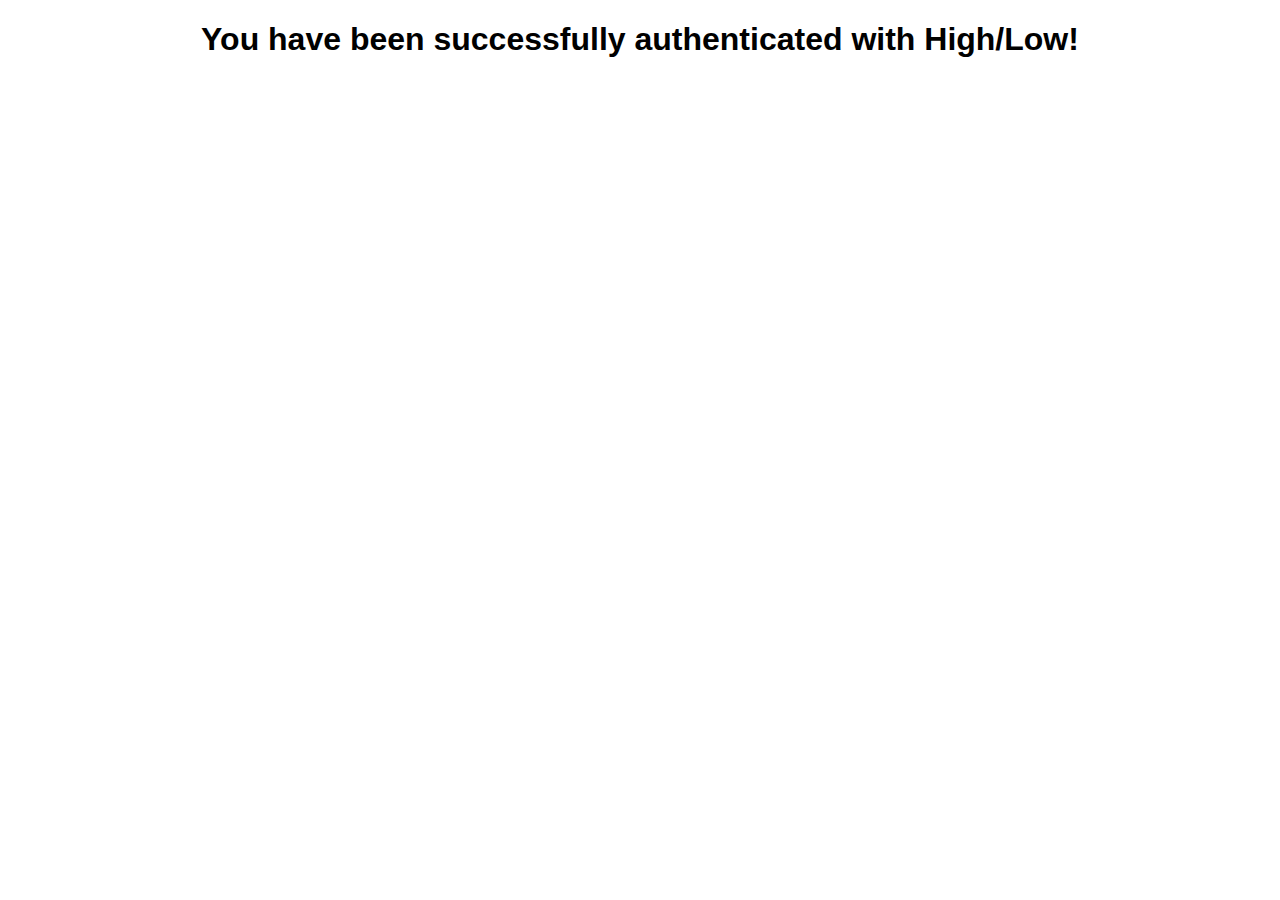
<file: authenticated/index.html>
<!DOCTYPE html>
<html>
    <head>
        <meta charset='utf-8'>
        <title>Success!</title>
        <style>
        body {
            text-align: center;
            font-family: sans-serif;
        }
        </style>
    </head>
    <body>
        <h1>You have been successfully authenticated with High/Low!</h1>
    </body>
</html>
</file>
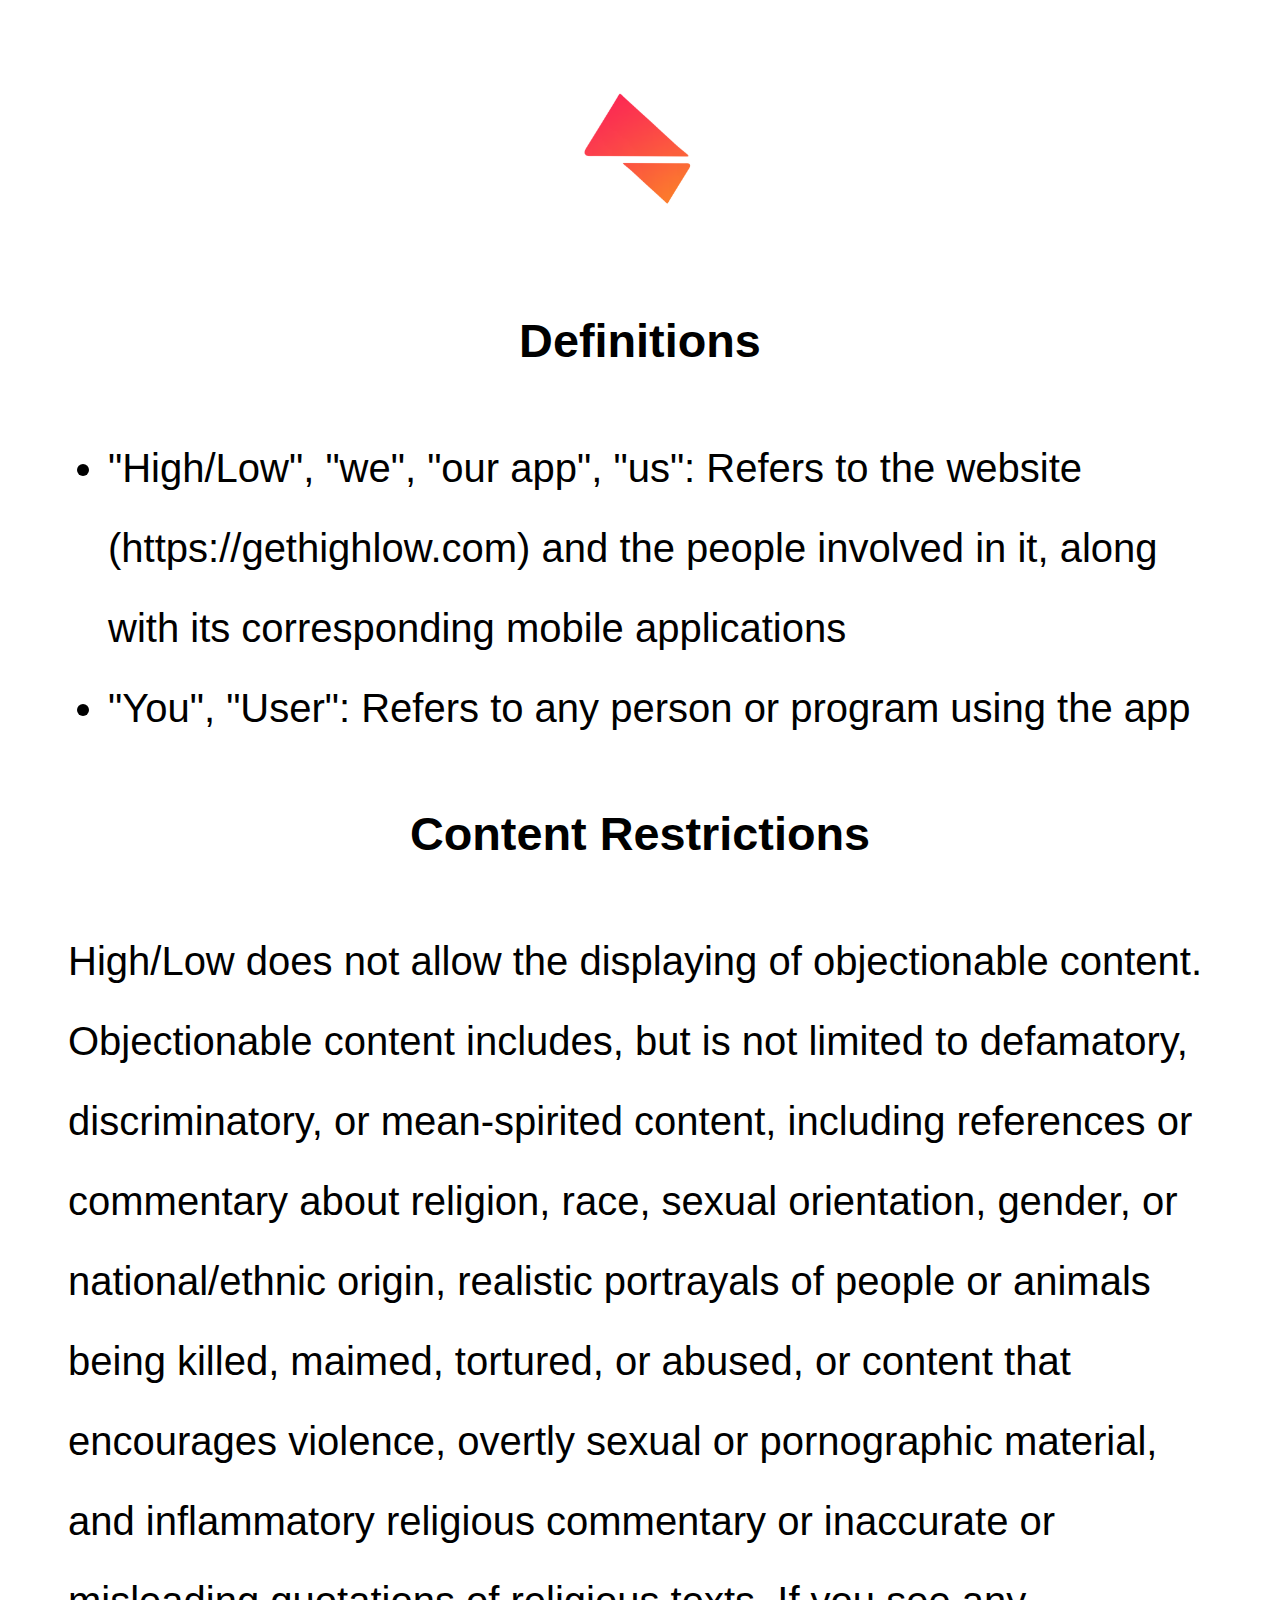
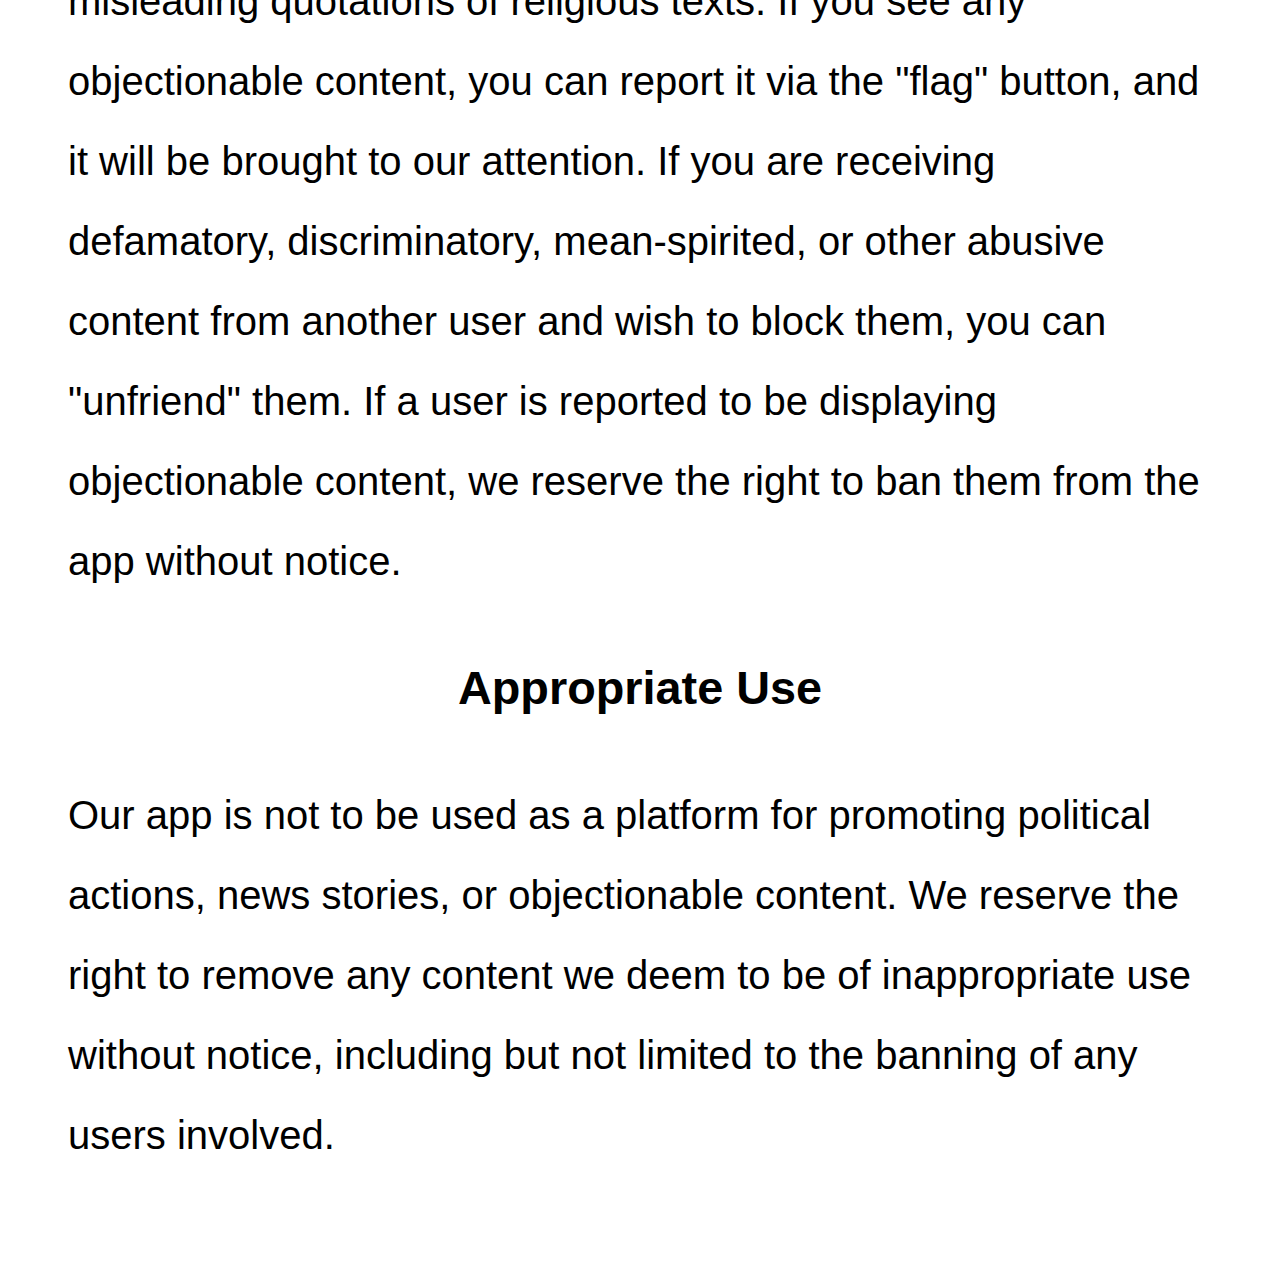
<file: eula/index.html>
<!DOCTYPE html>
<html>
    <head>
        <meta charset='utf-8'>
        <title>EULA</title>
        <style>
            body {
                text-align: center;
                font-family: sans-serif;
                font-size: 40px;
                line-height: 80px;
                padding: 1.5em;
            }
            p {
                text-align: left;
            }

            img {
                width: 4em;
            }
            #container {
                width: 100%;
            }


            b, code, a {
                color: #FB2A57;
            }

            a {
                text-decoration: underline;
            }

            ul {
              text-align: left;
            }

        </style>
    </head>
    <body>
        <div id="container">
            <img src="../assets/Logo-light.png">
            <div id="article">
                <h3>Definitions</h3>
                <p>
                  <ul>
                    <li>"High/Low", "we", "our app", "us": Refers to the website (https://gethighlow.com) and the people involved in it, along with its corresponding mobile applications</li>
                    <li>"You", "User": Refers to any person or program using the app</li>
                  </ul>
                </p>
                <h3>Content Restrictions</h3>
                <p>
                    High/Low does not allow the displaying of objectionable content.
                    Objectionable content includes, but is not limited to defamatory, discriminatory, or mean-spirited content, including references or commentary about religion, race, sexual orientation, gender, or national/ethnic origin, realistic portrayals of people or animals being killed, maimed, tortured, or abused, or content that encourages violence, overtly sexual or pornographic material, and inflammatory religious commentary or inaccurate or misleading quotations of religious texts.

                    If you see any objectionable content, you can report it via the "flag" button, and it will be brought to our attention.

                    If you are receiving defamatory, discriminatory, mean-spirited, or other abusive content from another user and wish to block them, you can "unfriend" them.

                    If a user is reported to be displaying objectionable content, we reserve the right to ban them from the app without notice.
                </p>
                <h3>Appropriate Use</h3>
                <p>
                    Our app is not to be used as a platform for promoting political actions, news stories, or objectionable content.

                    We reserve the right to remove any content we deem to be of inappropriate use without notice, including but not limited to the banning of any users involved.
                </p>
            </div>
        </div>
    </body>
</html>
</file>
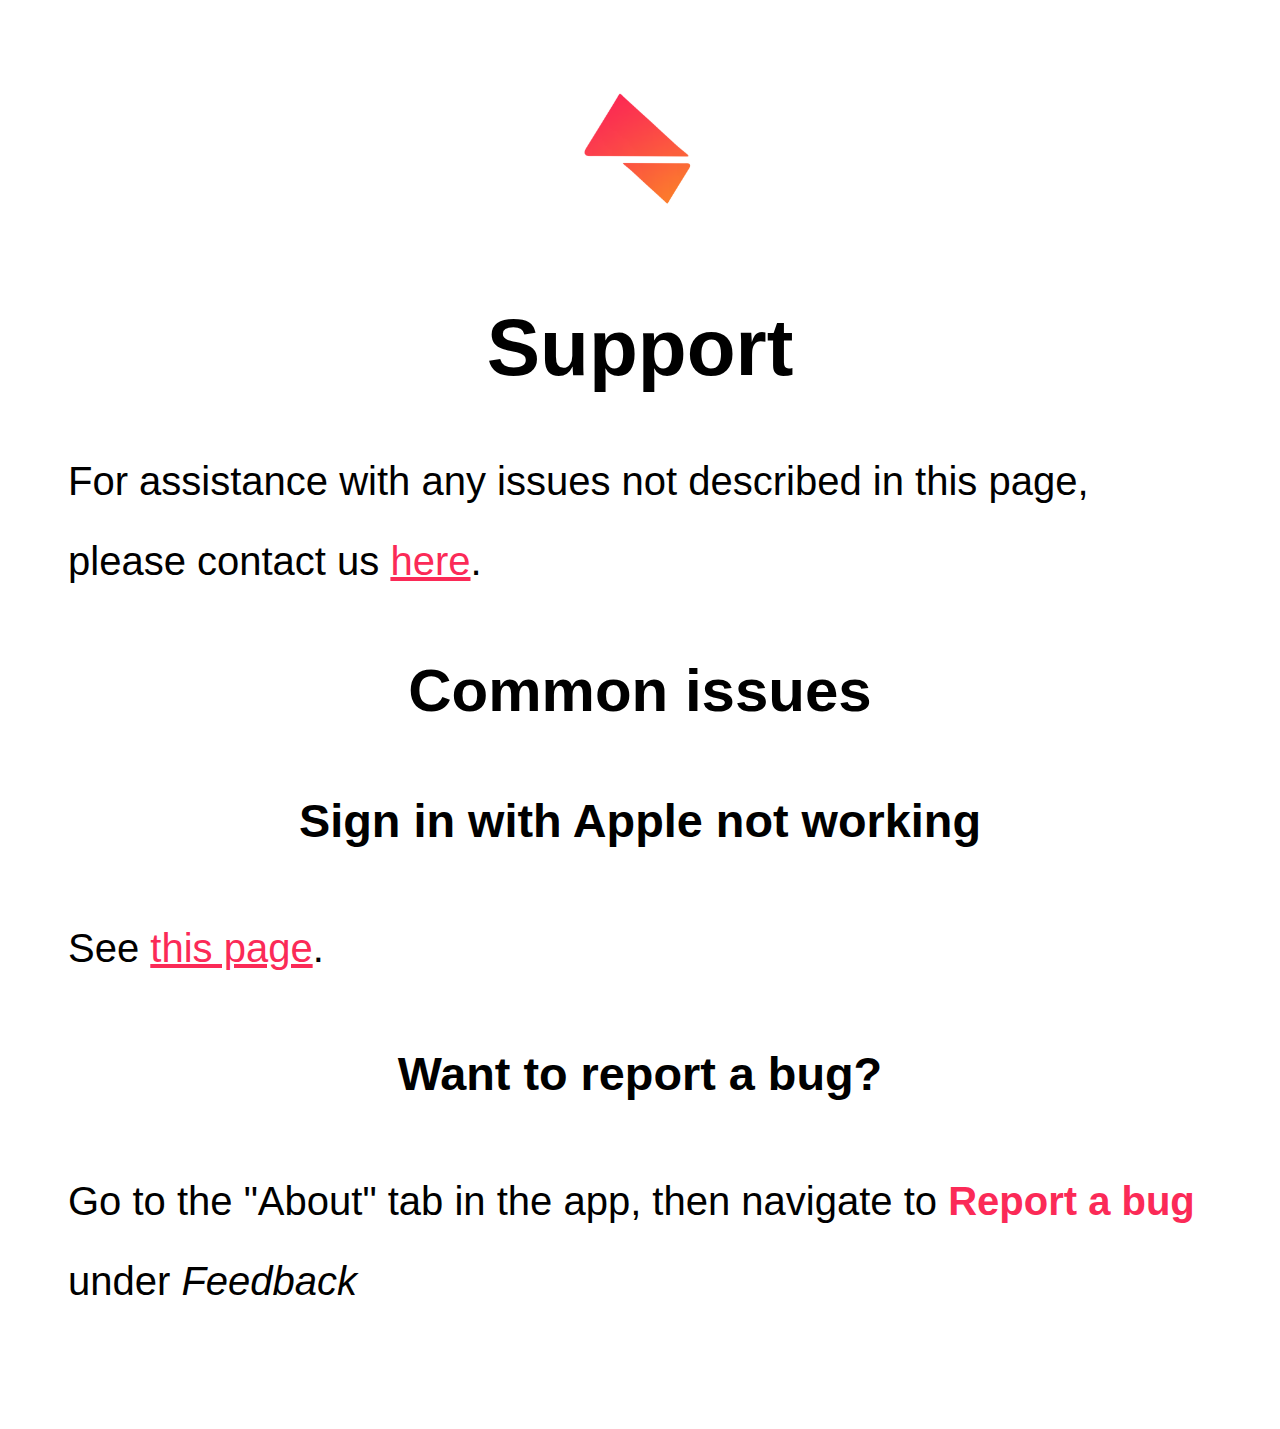
<file: help/index.html>
<!DOCTYPE html>
<html>
    <head>
        <meta charset='utf-8'>
        <meta name="apple-itunes-app" content="app-id=1495271870">
        <title>Support</title>
        <style>
            body {
                text-align: center;
                font-family: sans-serif;
                font-size: 40px;
                line-height: 80px;
                padding: 1.5em;
            }
            p {
                text-align: left;
            }

            img {
                width: 4em;
            }
            #container {
                width: 100%;
            }


            b, code, a {
                color: #FB2A57;
            }

            a {
                text-decoration: underline;
            }

        </style>
    </head>
    <body>
        <div id="container">
            <img src="../assets/Logo-light.png">
            <div id="article">
                <h1>Support</h1>
                <p>
                For assistance with any issues not described in this page, please contact us <a href="https://gethighlow.com/contact">here</a>.
                </p>
                <h2>Common issues</h2>
                <h3>Sign in with Apple not working</h3>
                <p>See <a href="./appleid.html">this page</a>.</p>
                <h3>Want to report a bug?</h3>
                <p>Go to the "About" tab in the app, then navigate to <b>Report a bug</b> under <i>Feedback</i></p>
            </div>
        </div>
    </body>
</html>
</file>
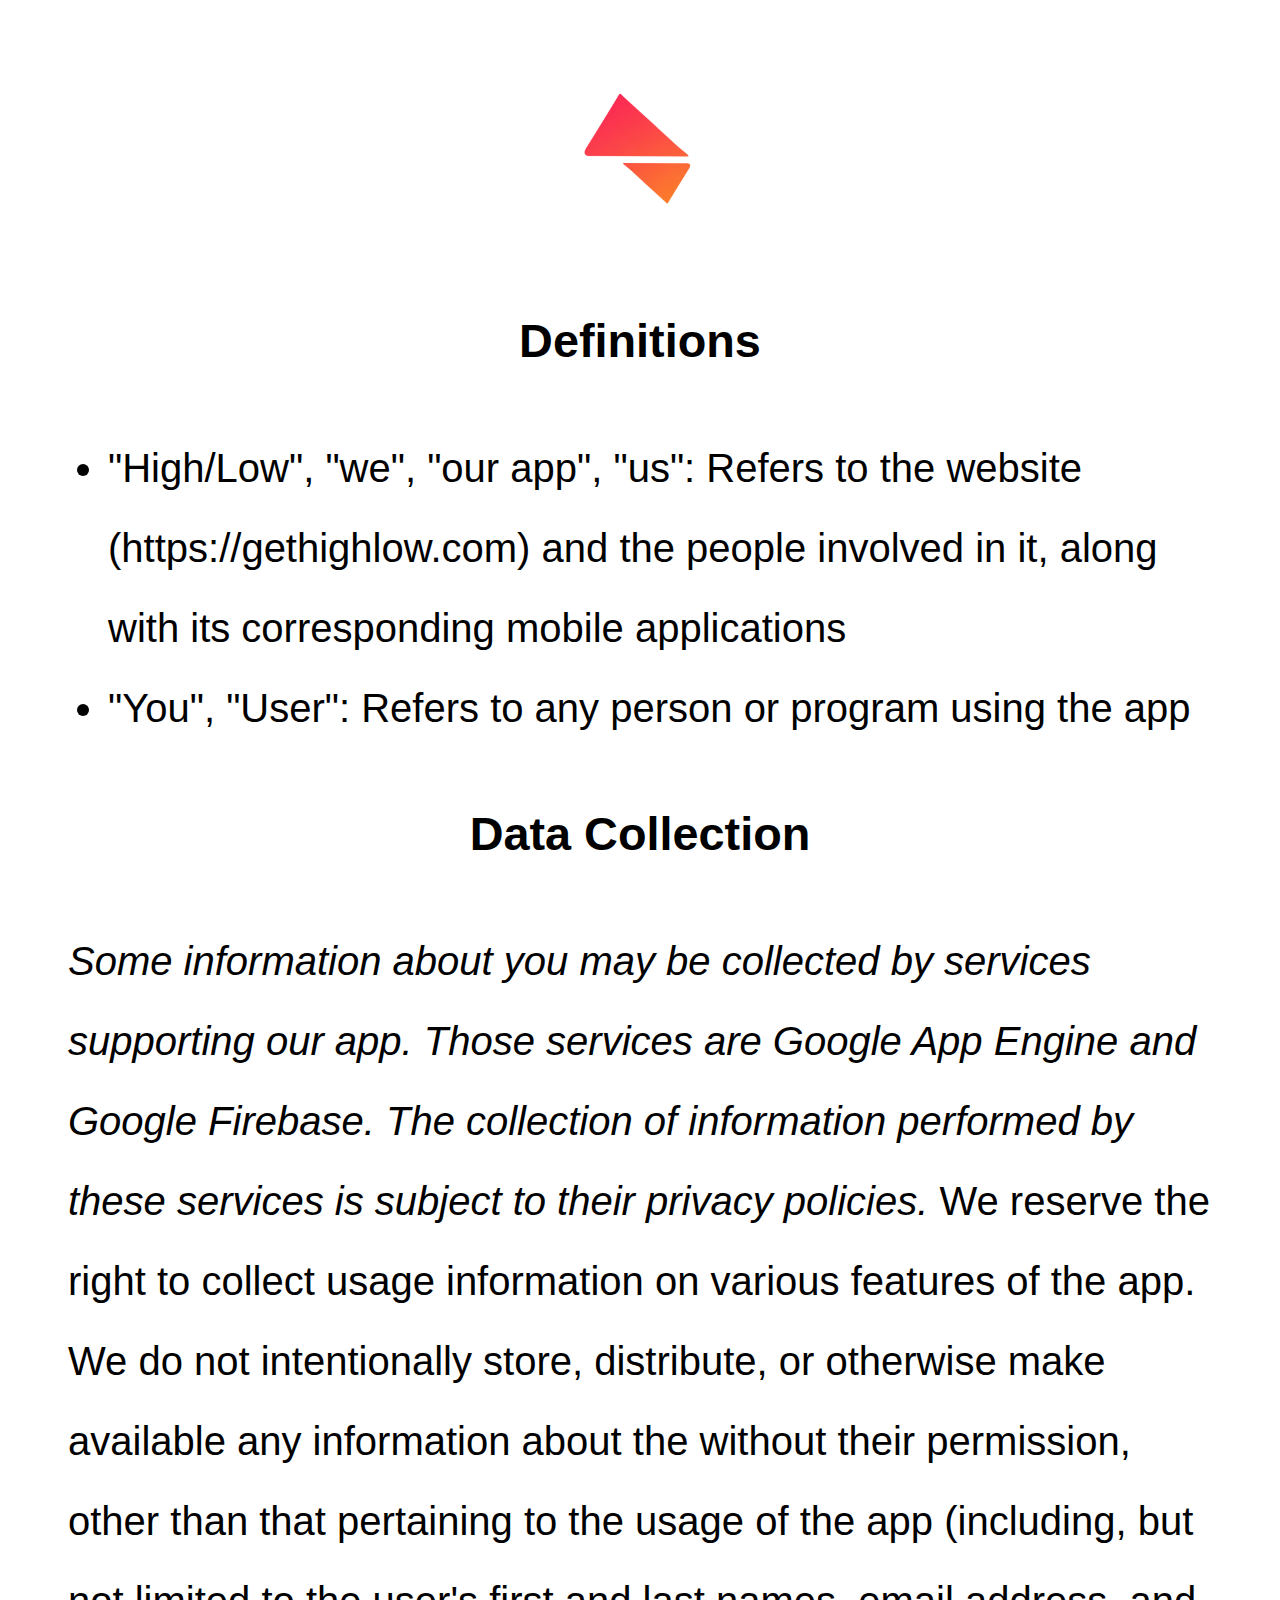
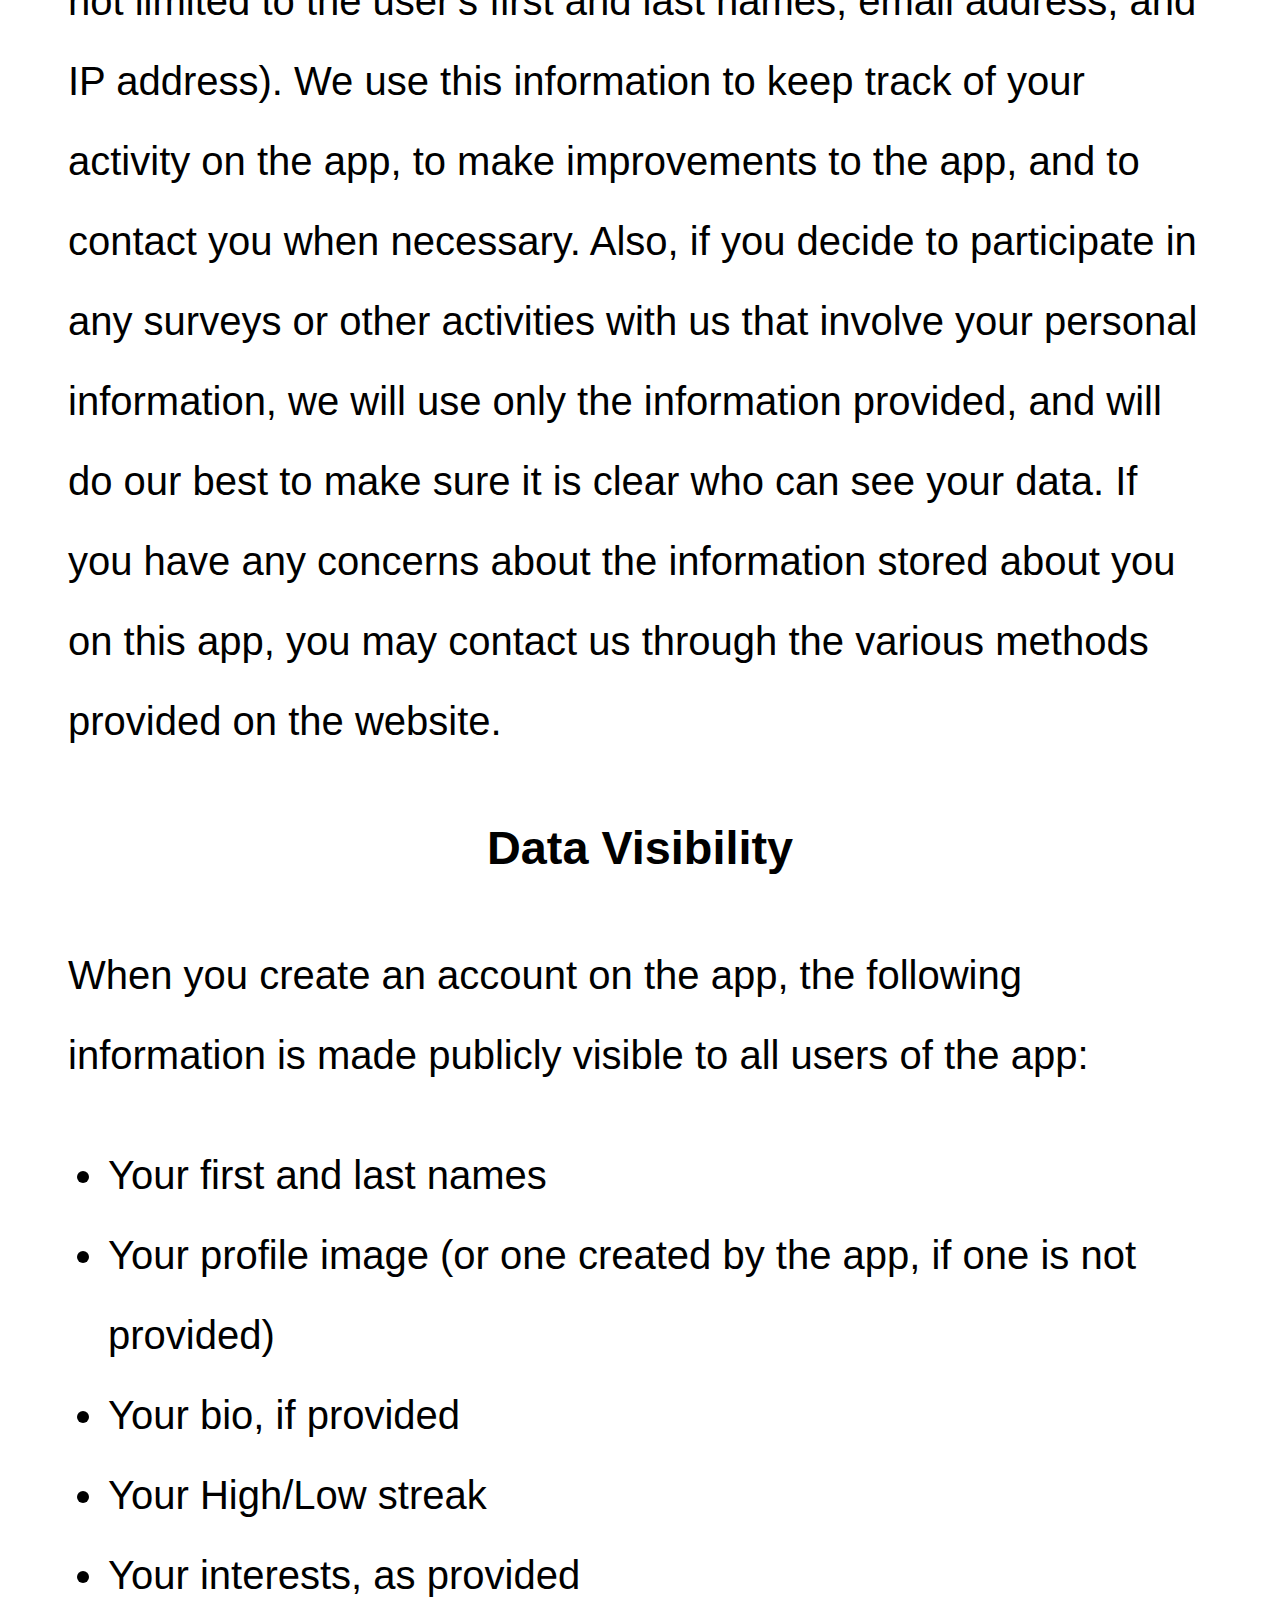
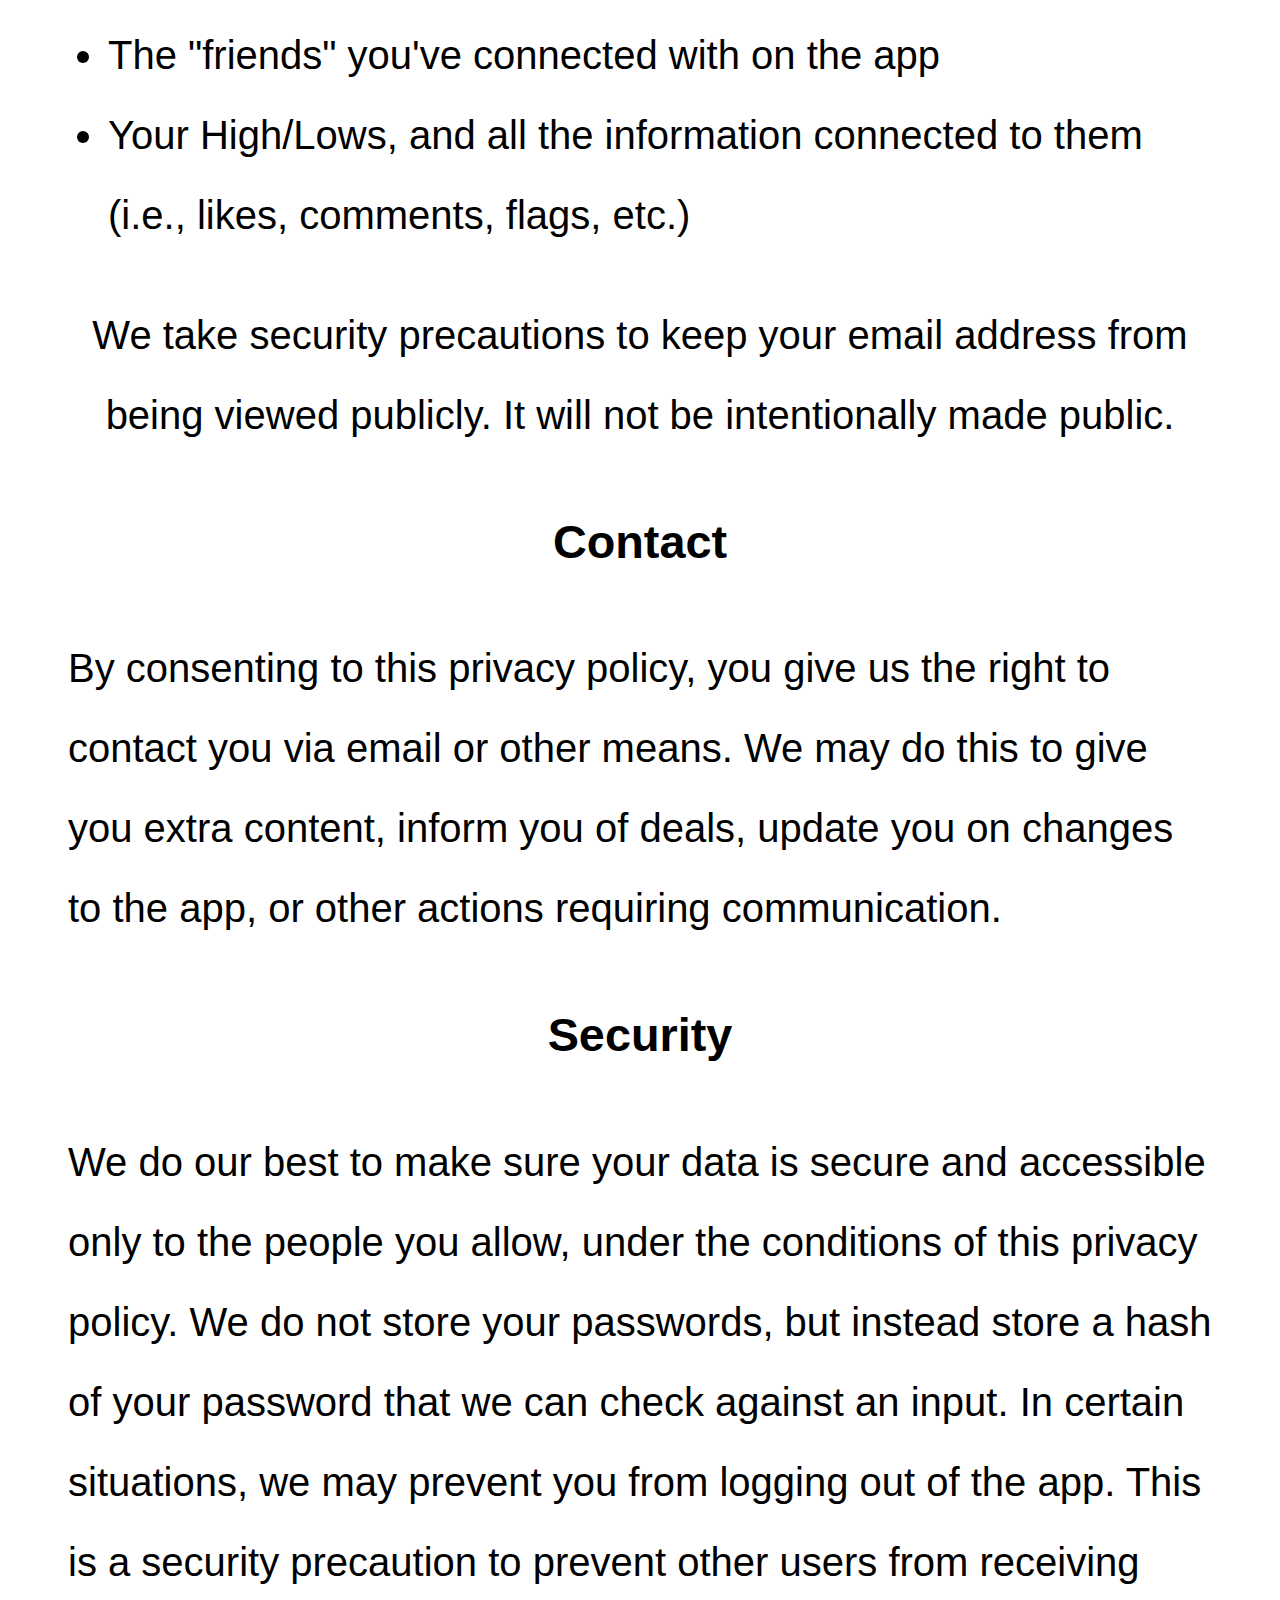
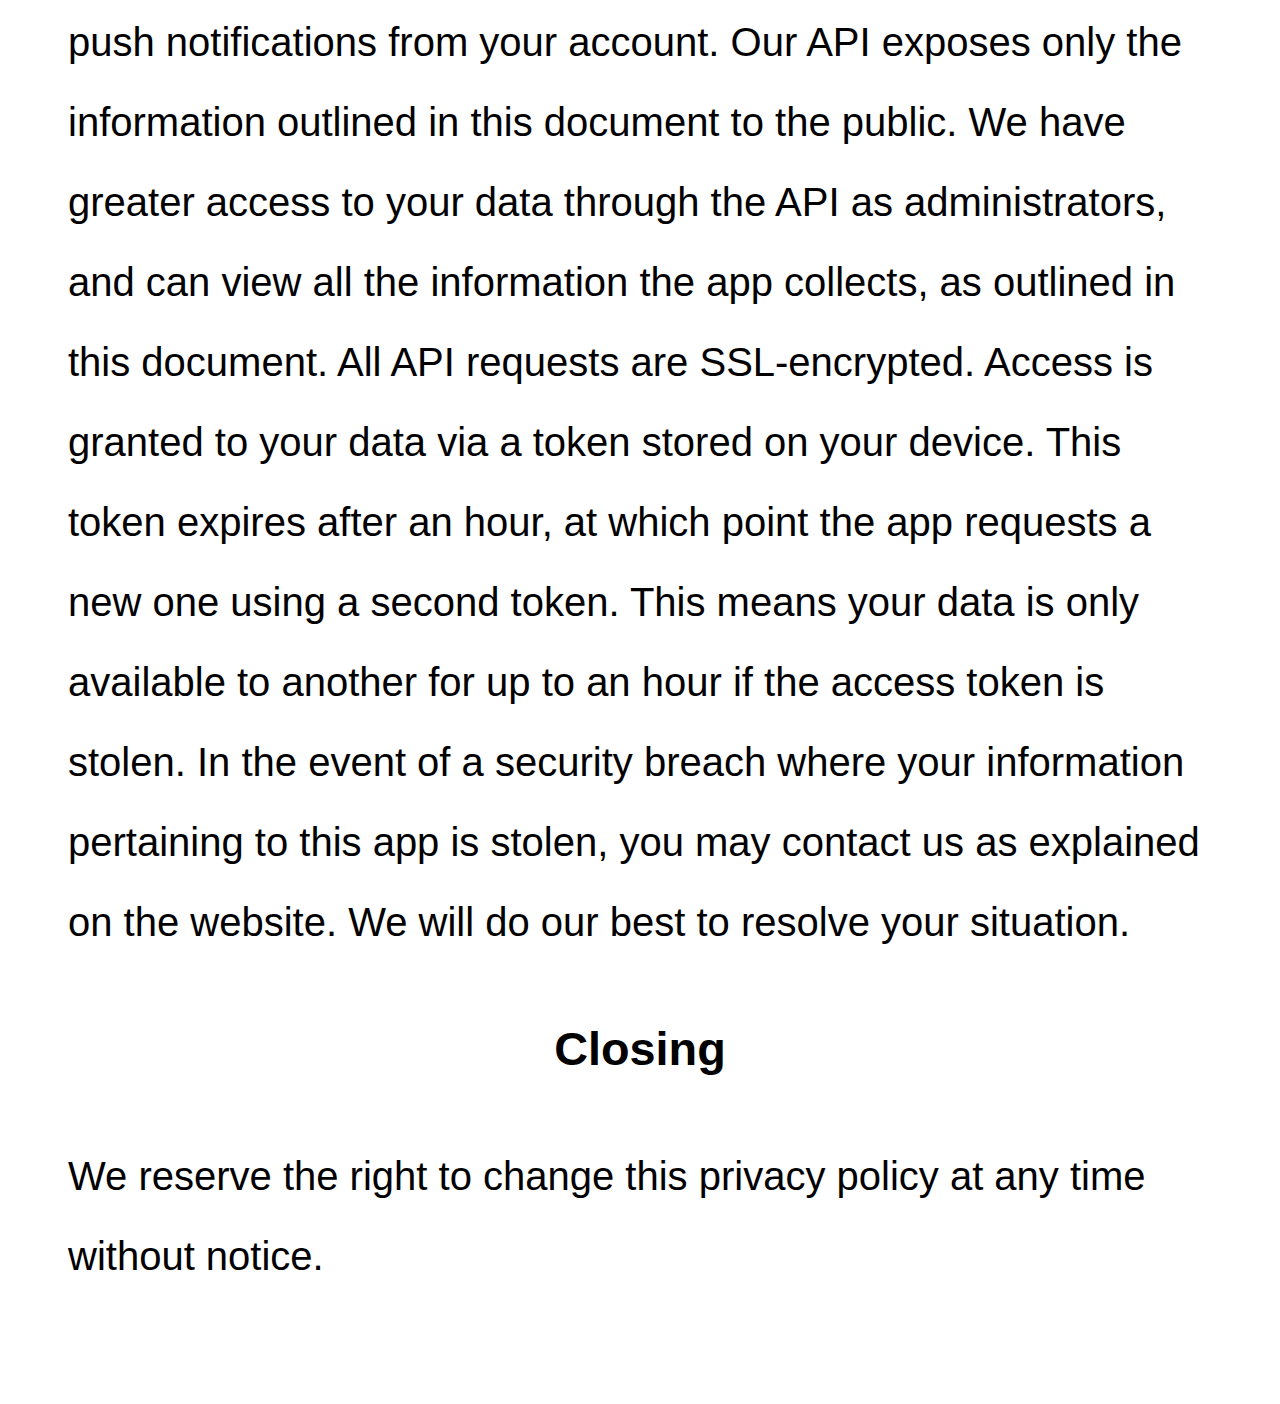
<file: privacy/index.html>
<!DOCTYPE html>
<html>
    <head>
        <meta charset='utf-8'>
        <meta name="apple-itunes-app" content="app-id=1495271870">
        <title>Privacy Policy</title>
        <style>
            body {
                text-align: center;
                font-family: sans-serif;
                font-size: 40px;
                line-height: 80px;
                padding: 1.5em;
            }
            p {
                text-align: left;
            }

            img {
                width: 4em;
            }
            #container {
                width: 100%;
            }


            b, code, a {
                color: #FB2A57;
            }

            a {
                text-decoration: underline;
            }

            ul {
              text-align: left;
            }

        </style>
    </head>
    <body>
        <div id="container">
            <img src="../assets/Logo-light.png">
            <div id="article">
                <h3>Definitions</h3>
                <p>
                  <ul>
                    <li>"High/Low", "we", "our app", "us": Refers to the website (https://gethighlow.com) and the people involved in it, along with its corresponding mobile applications</li>
                    <li>"You", "User": Refers to any person or program using the app</li>
                  </ul>
                </p>
                <h3>Data Collection</h3>
                <p>
                  <i>Some information about you may be collected by services supporting our app.
                  Those services are Google App Engine and Google Firebase. The collection of information performed by these services is subject to their privacy policies.</i>

                  We reserve the right to collect usage information on various features of the app.

                  We do not intentionally store, distribute, or otherwise make available any information about the without their permission, other than that pertaining to the usage of the app (including, but not limited to the user's first and last names, email address, and IP address).

                  We use this information to keep track of your activity on the app, to make improvements to the app, and to contact you when necessary.

                  Also, if you decide to participate in any surveys or other activities with us that involve your personal information, we will use only the information provided, and will do our best to make sure it is clear who can see your data.

                  If you have any concerns about the information stored about you on this app, you may contact us through the various methods provided on the website.
                </p>
                <h3>Data Visibility</h3>
                <p>
                  When you create an account on the app, the following information is made publicly visible to all users of the app:
                  <ul>
                    <li>Your first and last names</li>
                    <li>Your profile image (or one created by the app, if one is not provided)</li>
                    <li>Your bio, if provided</li>
                    <li>Your High/Low streak</li>
                    <li>Your interests, as provided</li>
                    <li>The "friends" you've connected with on the app</li>
                    <li>Your High/Lows, and all the information connected to them (i.e., likes, comments, flags, etc.)
                  </ul>

                  We take security precautions to keep your email address from being viewed publicly. It will not be intentionally made public.
                </p>
                <h3>Contact</h3>
                <p>
                  By consenting to this privacy policy, you give us the right to contact you via email or other means.

                  We may do this to give you extra content, inform you of deals, update you on changes to the app, or other actions requiring communication.
                </p>
                <h3>Security</h3>
                <p>
                  We do our best to make sure your data is secure and accessible only to the people you allow, under the conditions of this privacy policy.

                  We do not store your passwords, but instead store a hash of your password that we can check against an input.

                  In certain situations, we may prevent you from logging out of the app. This is a security precaution to prevent other users from receiving push notifications from your account.

                  Our API exposes only the information outlined in this document to the public.

                  We have greater access to your data through the API as administrators, and can view all the information the app collects, as outlined in this document.

                  All API requests are SSL-encrypted.

                  Access is granted to your data via a token stored on your device. This token expires after an hour, at which point the app requests a new one using a second token.
                  This means your data is only available to another for up to an hour if the access token is stolen.

                  In the event of a security breach where your information pertaining to this app is stolen, you may contact us as explained on the website. We will do our best to resolve your situation.
                </p>
                <h3>Closing</h3>
                <p>
                  We reserve the right to change this privacy policy at any time without notice.
                </p>
            </div>
        </div>
    </body>
</html>
</file>
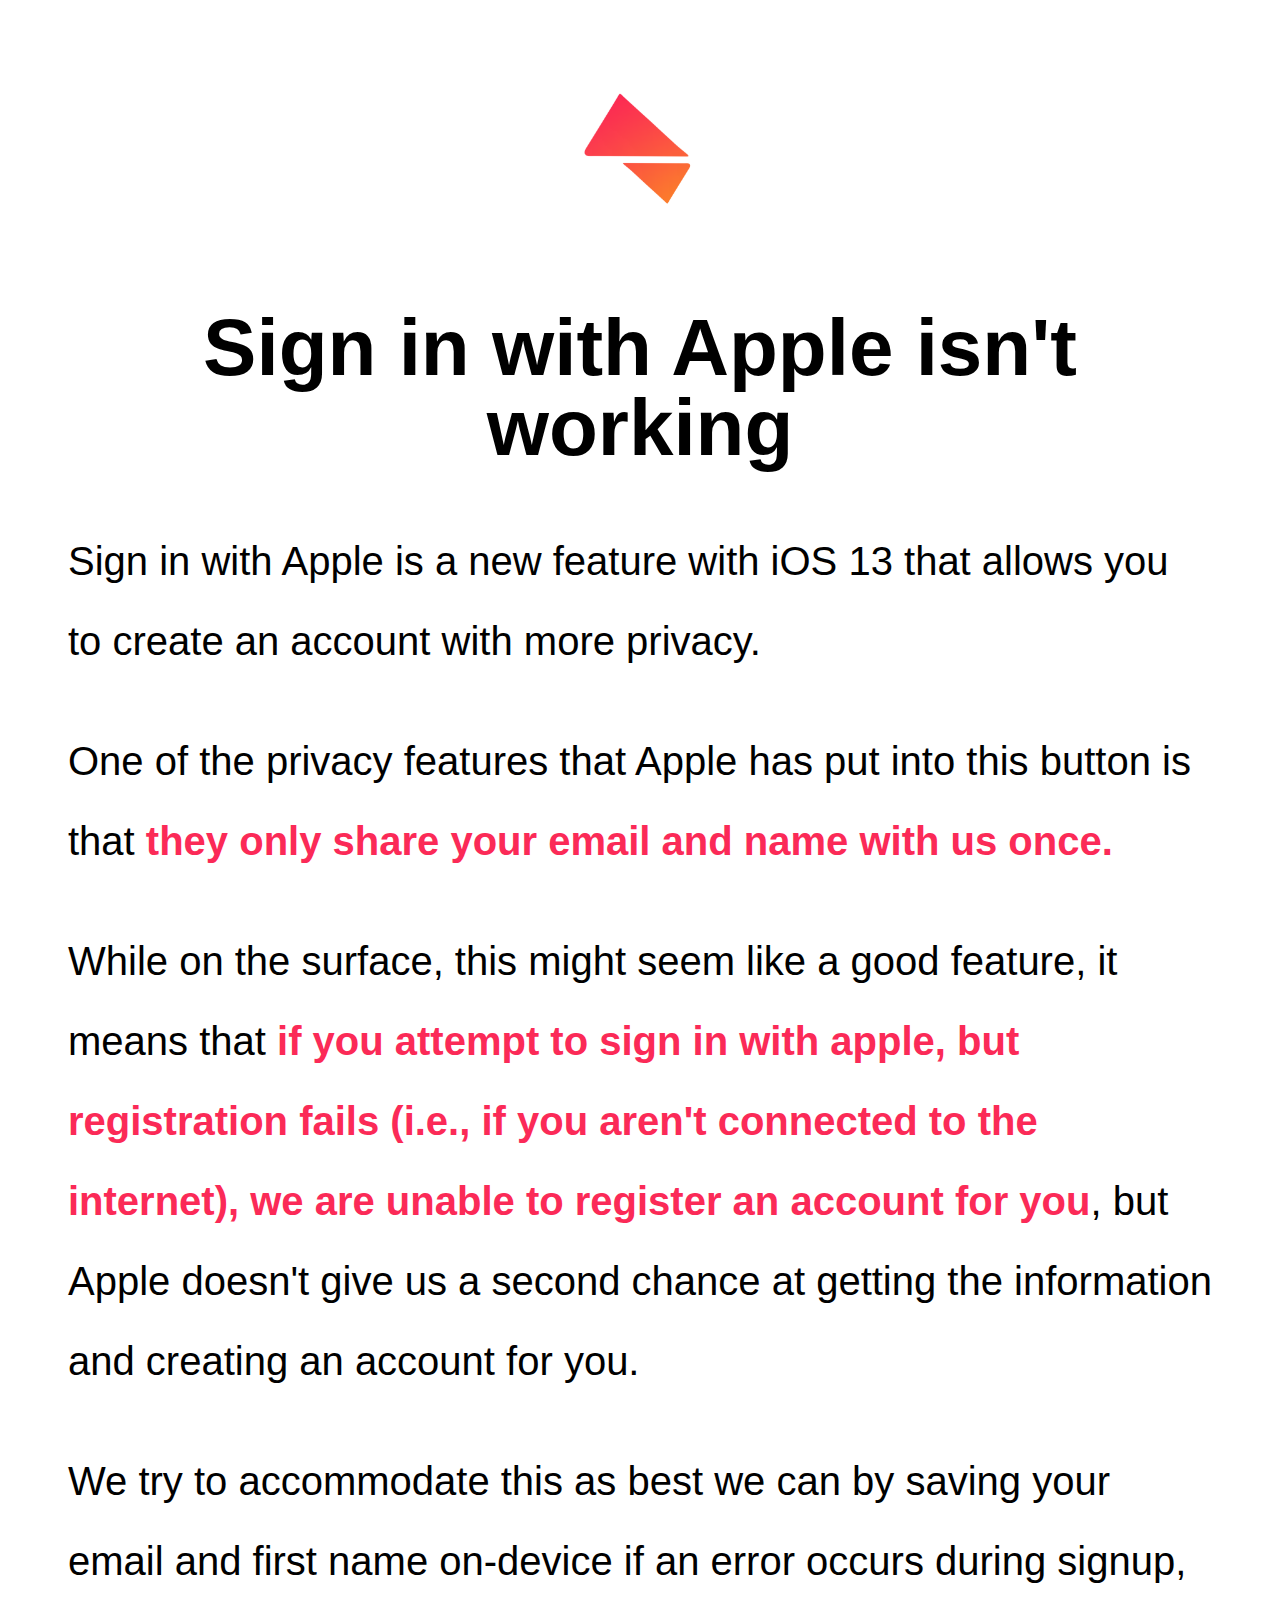
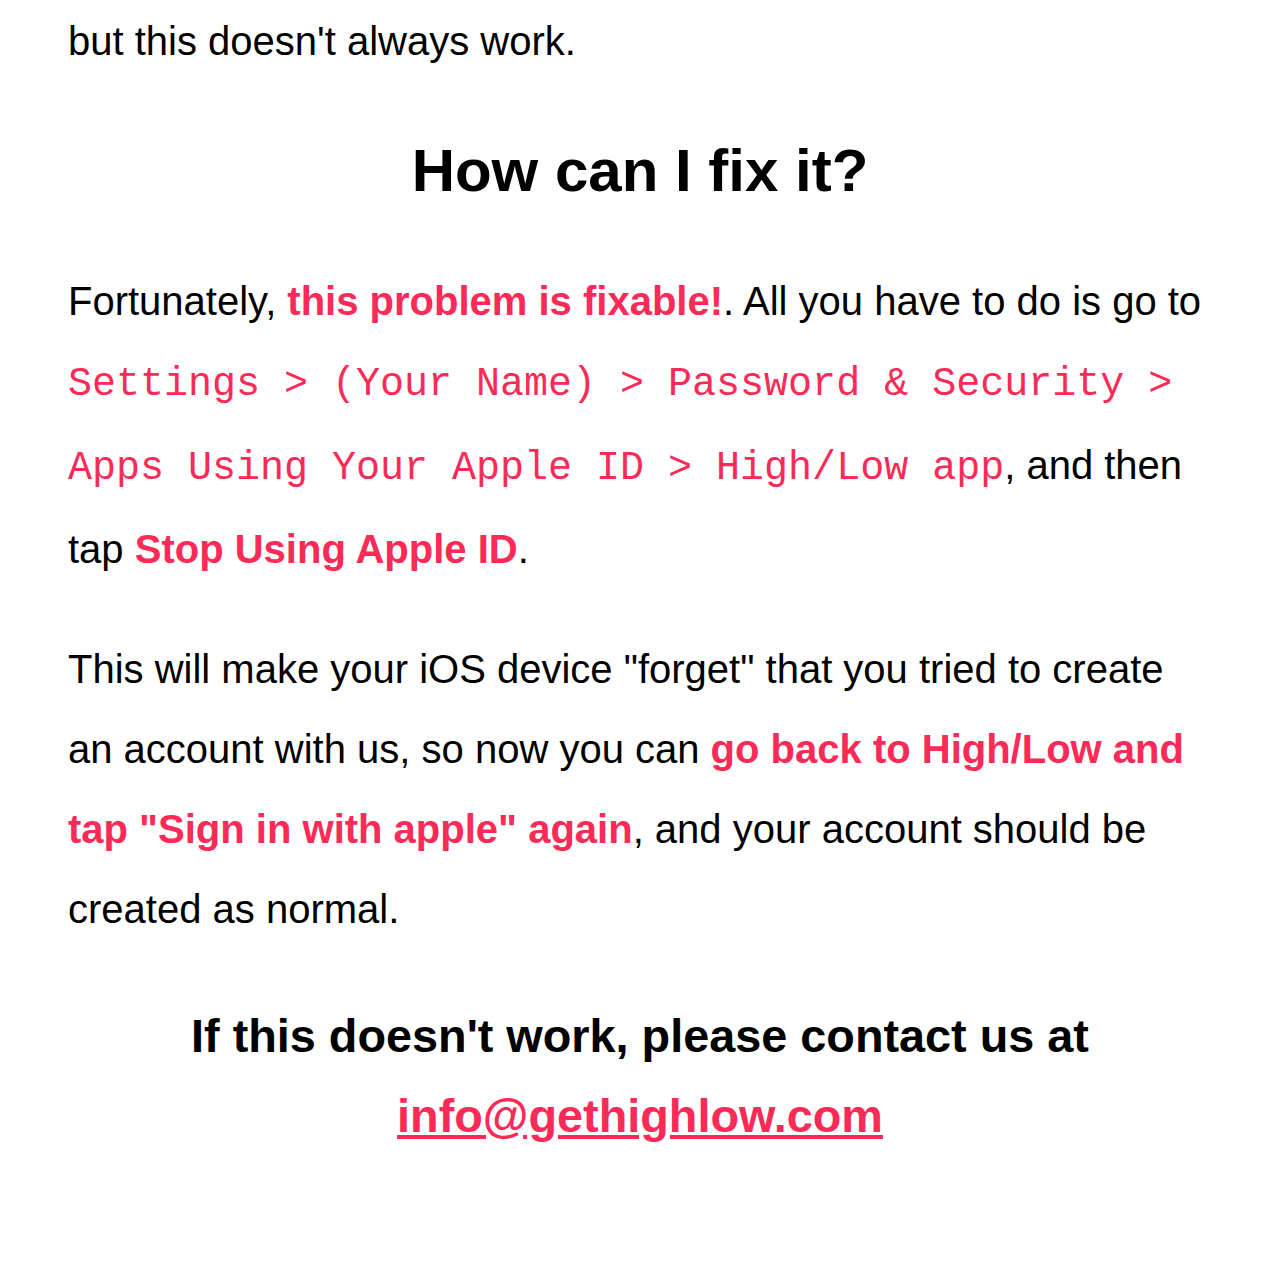
<file: help/appleid.html>
<!DOCTYPE html>
<html>
    <head>
        <meta charset='utf-8'>
        <title>Sign In With Apple isn't working</title>
        <style>
            body {
                text-align: center;
                font-family: sans-serif;
                font-size: 40px;
                line-height: 80px;
                padding: 1.5em;
            }
            p {
                text-align: left;
            }

            img {
                width: 4em;
            }
            #container {
                width: 100%;
            }

            
            b, code, a {
                color: #FB2A57;
            }
             
            a {
                text-decoration: underline;
            }
            
        </style>
    </head>
    <body>
        <div id="container">
            <img src="../assets/Logo-light.png"
            <div id="article">
                <h1>Sign in with Apple isn't working</h1>
                <p>
                    Sign in with Apple is a new feature with iOS 13 that allows you to create an account with more privacy.
                </p>
                <p>
                    One of the privacy features that Apple has put into this button is that <b>they only share your email and name with us once.</b>
                </p>
                <p>
                    While on the surface, this might seem like a good feature, it means that <b>if you attempt to sign in with apple, 
                    but registration fails (i.e., if you aren't connected to the internet), we are unable to register an account for you</b>,
                    but Apple doesn't give us a second chance at getting the information and creating an account for you.
                </p>

                <p>
                    We try to accommodate this as best we can by saving your email and first name on-device if an error occurs during signup, but this doesn't always work.
                </p>
                <h2>How can I fix it?</h2>
                <p>

                    Fortunately, <b>this problem is fixable!</b>.
                    All you have to do is go to <code>Settings > (Your Name) > Password & Security > Apps Using Your Apple ID > High/Low app</code>, and then tap <b>Stop Using Apple ID</b>.

                </p>

                <p>
                    This will make your iOS device "forget" that you tried to create an account with us, so now you can <b>go back to High/Low and tap "Sign in with apple" again</b>, and your account should be created as normal.
                </p>

                <p>
                    <h3>If this doesn't work, please contact us at <a href="mailto:info@gethighlow.com">info@gethighlow.com</a></h3>
                </p>
            </div>
        </div>
    </body>
</html>
</file>
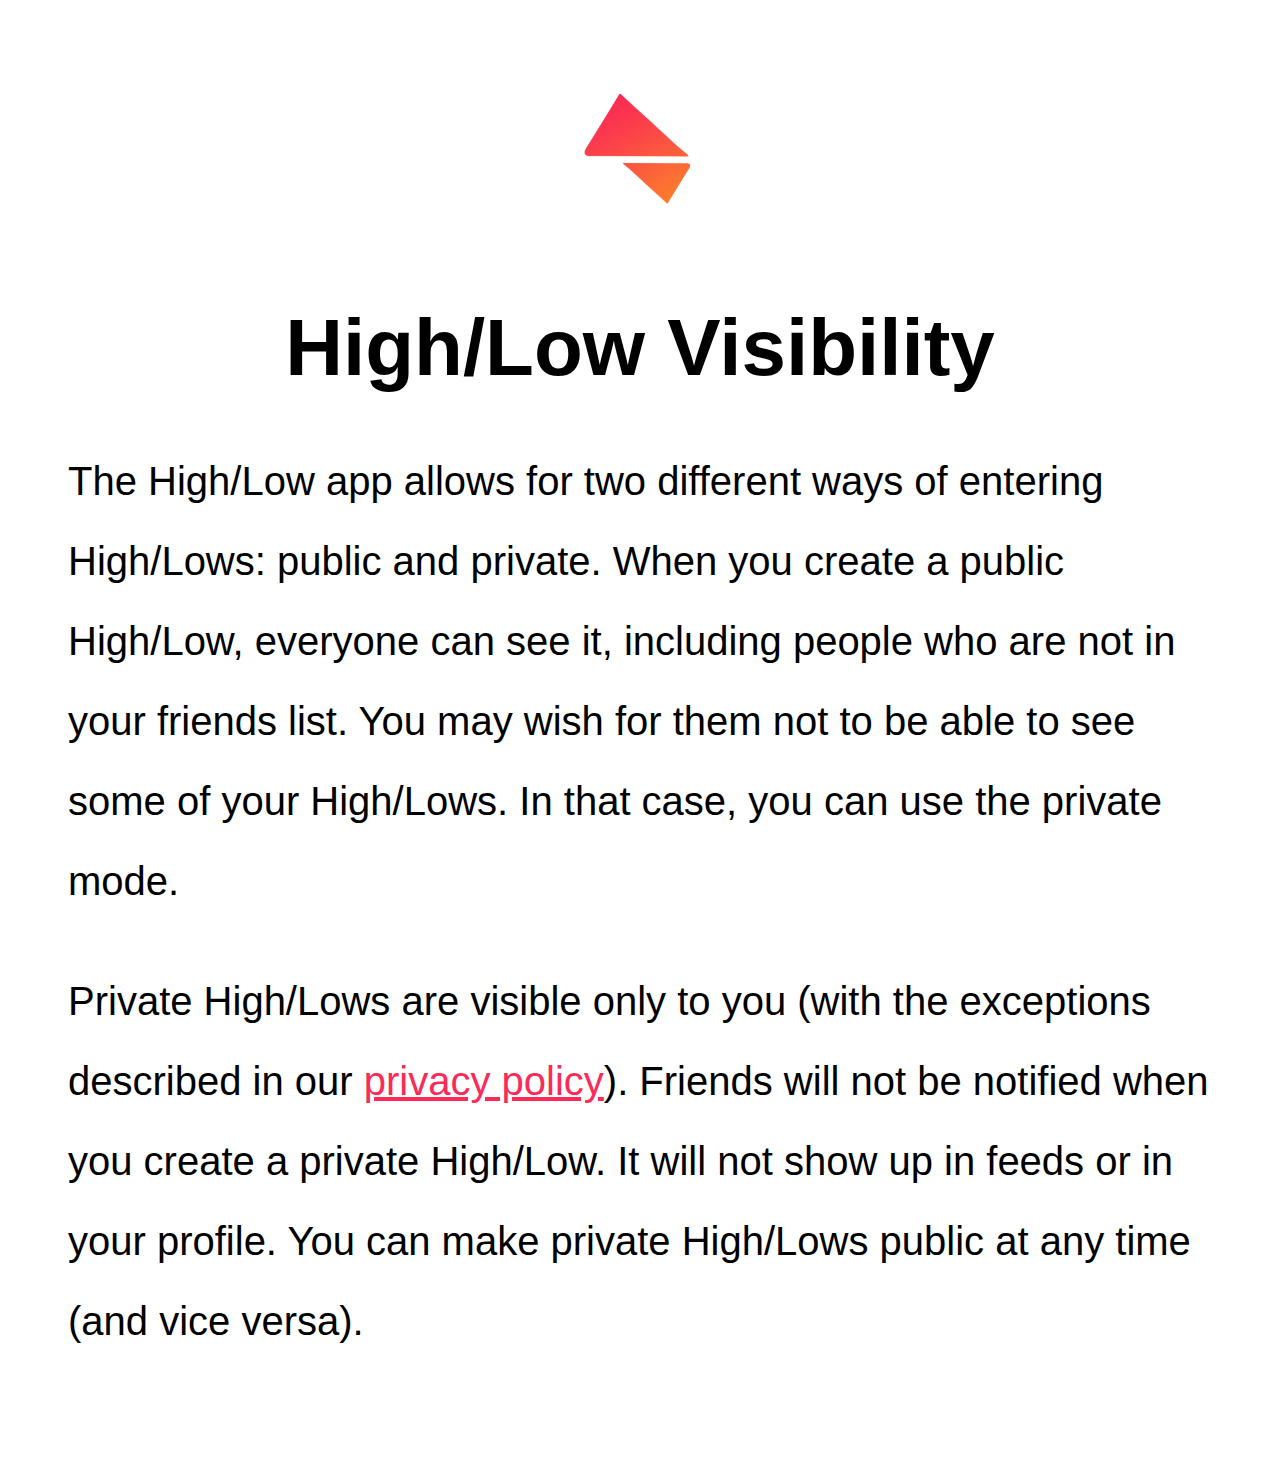
<file: help/highlowvisibility.html>
<!DOCTYPE html>
<html>
    <head>
        <meta charset='utf-8'>
        <title>High/Low Visibility</title>
        <style>
            body {
                text-align: center;
                font-family: sans-serif;
                font-size: 40px;
                line-height: 80px;
                padding: 1.5em;
            }
            p {
                text-align: left;
            }

            img {
                width: 4em;
            }
            #container {
                width: 100%;
            }


            b, code, a {
                color: #FB2A57;
            }

            a {
                text-decoration: underline;
            }

        </style>
    </head>
    <body>
        <div id="container">
            <img src="../assets/Logo-light.png">
            <div id="article">
                <h1>High/Low Visibility</h1>
                <p>
                    The High/Low app allows for two different ways of entering High/Lows: public and private.

                    When you create a public High/Low, everyone can see it, including people who are not in your friends list.

                    You may wish for them not to be able to see some of your High/Lows. In that case, you can use the private mode.
                </p>

                <p>
                    Private High/Lows are visible only to you (with the exceptions described in our <a href="../privacy/index.html">privacy policy</a>).

                    Friends will not be notified when you create a private High/Low. It will not show up in feeds or in your profile.

                    You can make private High/Lows public at any time (and vice versa).
                </p>
            </div>
        </div> 
    </body>
</html>
</file>
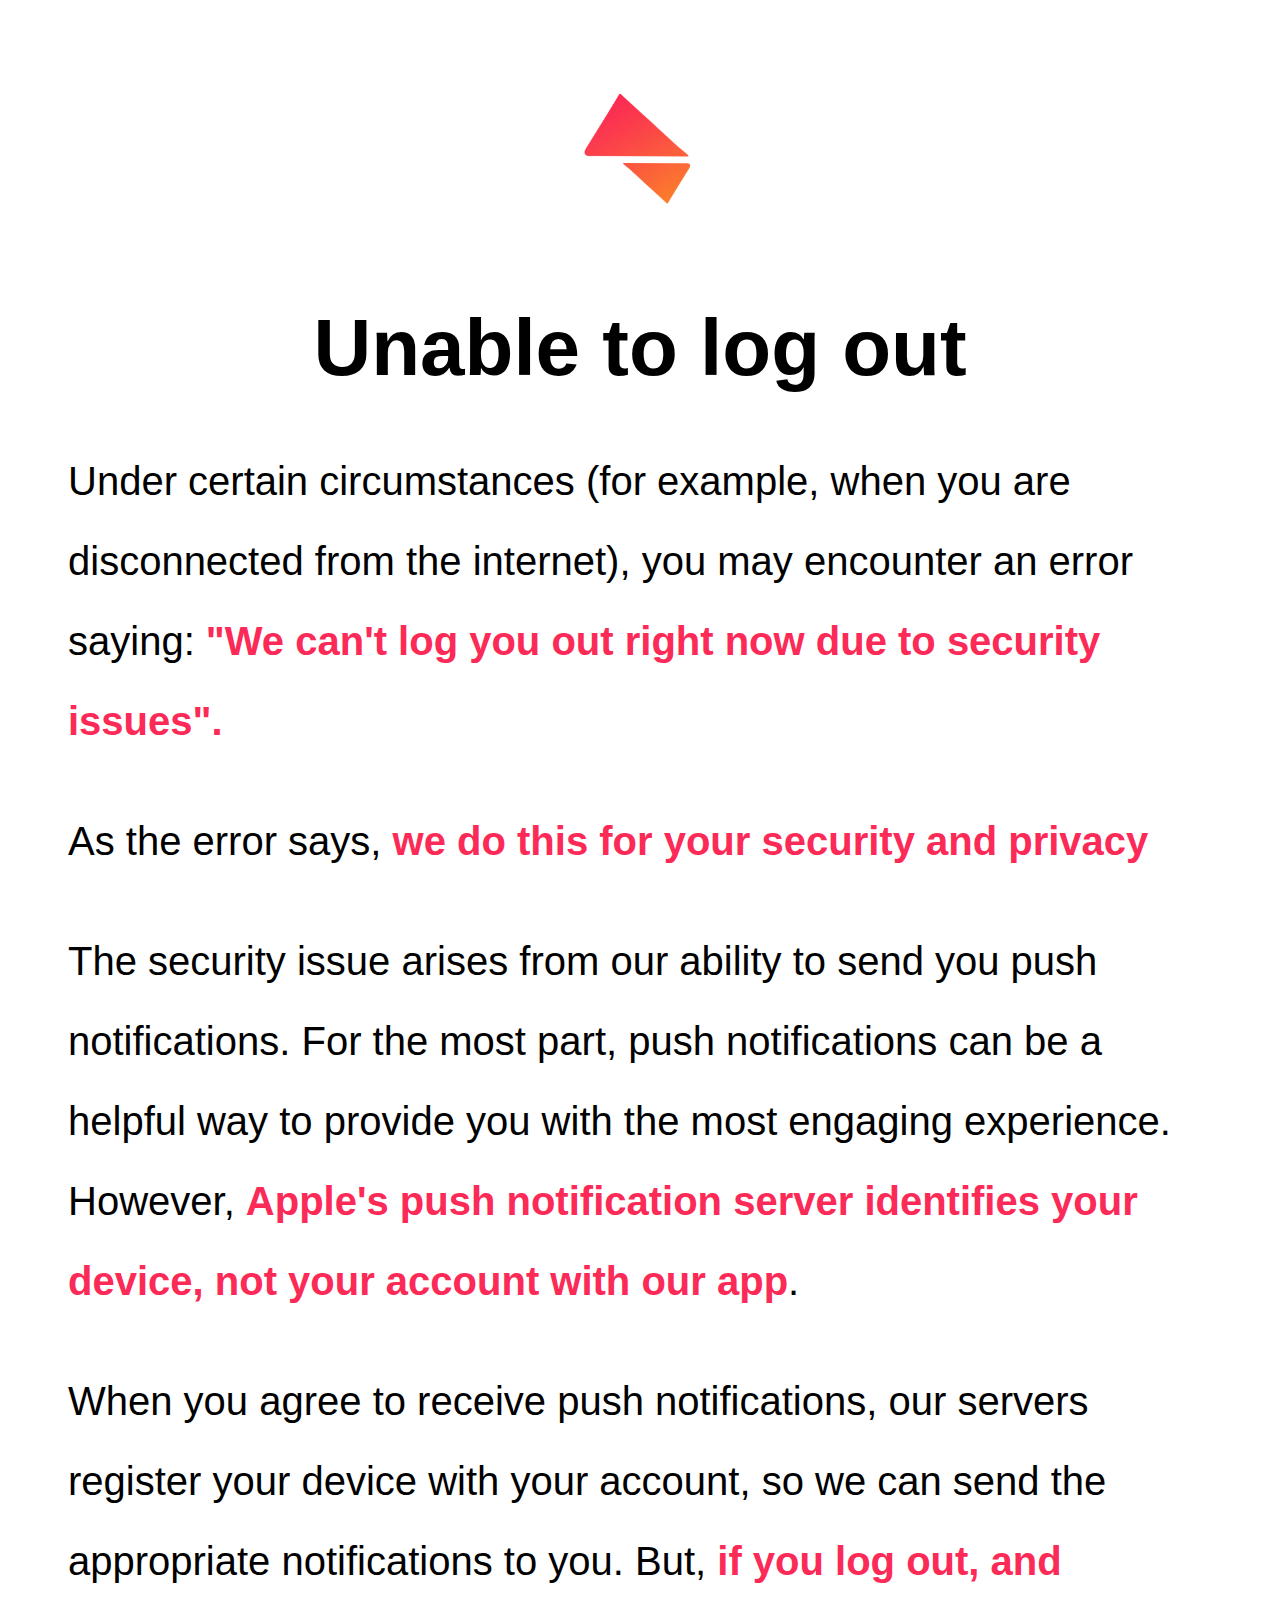
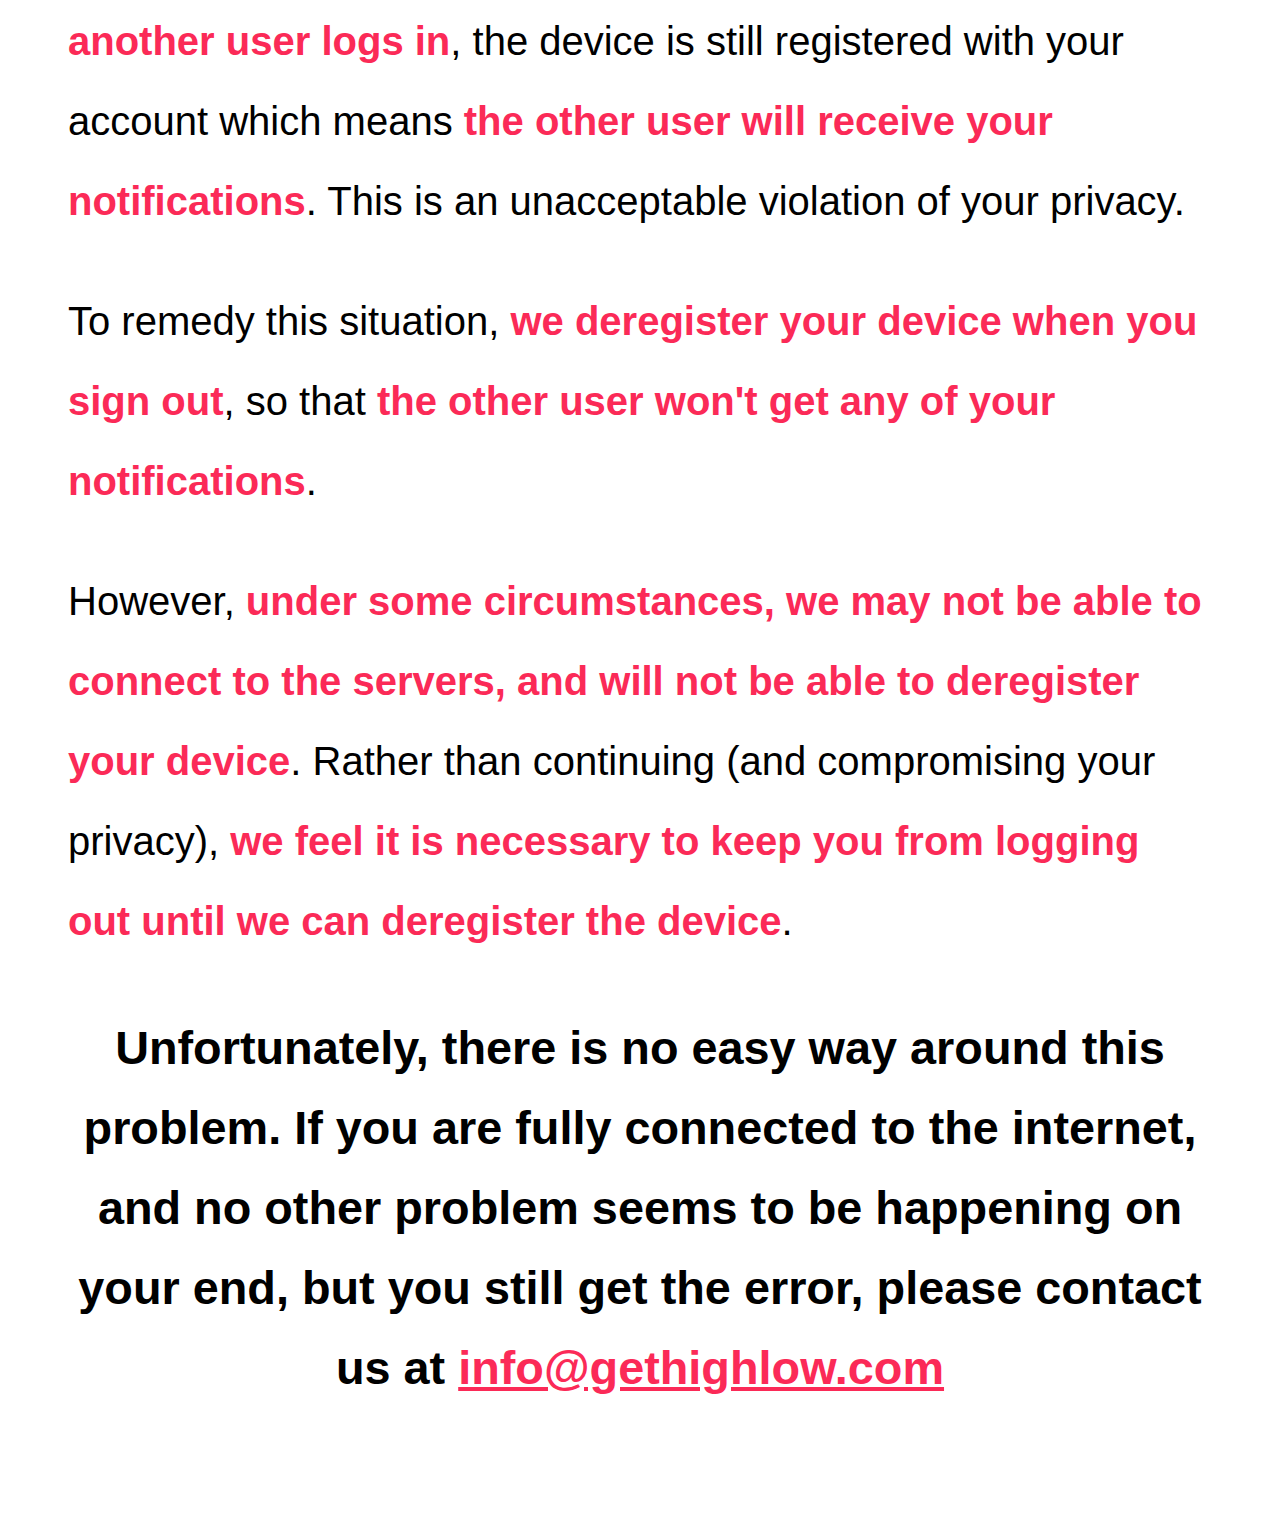
<file: help/logout.html>
<!DOCTYPE html>
<html>
    <head>
        <meta charset='utf-8'>
        <title>Unable to logout</title>
        <style>
            body {
                text-align: center;
                font-family: sans-serif;
                font-size: 40px;
                line-height: 80px;
                padding: 1.5em;
            }
            p {
                text-align: left;
            }

            img {
                width: 4em;
            }
            #container {
                width: 100%;
            }

            
            b, code, a {
                color: #FB2A57;
            }

            a {
                text-decoration: underline;
            }
             
            
        </style>
    </head>
    <body>
        <div id="container">
            <img src="../assets/Logo-light.png"
            <div id="article">
                <h1>Unable to log out</h1>
                <p>
                    Under certain circumstances (for example, when you are disconnected from the internet), you may encounter an error saying: <b>"We can't log you out right now due to security issues".</b>
                </p>
                <p>
                    As the error says, <b>we do this for your security and privacy</b>
                </p>
                <p>
                    The security issue arises from our ability to send you push notifications. For the most part, push notifications can be a helpful way to provide you with the most engaging experience.
                    However, <b>Apple's push notification server identifies your device, not your account with our app</b>.
                </p>
                <p>
                    When you agree to receive push notifications, our servers register your device with your account, so we can send the appropriate notifications to you.
                    But, <b>if you log out, and another user logs in</b>, the device is still registered with your account which means <b>the other user will receive your notifications</b>. This is an unacceptable violation of your privacy.

                </p>
                <p>
                    To remedy this situation, <b>we deregister your device when you sign out</b>, so that <b>the other user won't get any of your notifications</b>.
                </p>

                <p>
                    However, <b>under some circumstances, we may not be able to connect to the servers, and will not be able to deregister your device</b>.
                    Rather than continuing (and compromising your privacy), <b>we feel it is necessary to keep you from logging out until we can deregister the device</b>.
                </p>
                <h3>
                    Unfortunately, there is no easy way around this problem. If you are fully connected to the internet, and no other problem seems to be happening on your end, but you still get the error, please contact us at <a href="mailto:info@gethighlow.com">info@gethighlow.com</a>
                </h3>
                
            </div>
        </div>
    </body>
</html>
</file>
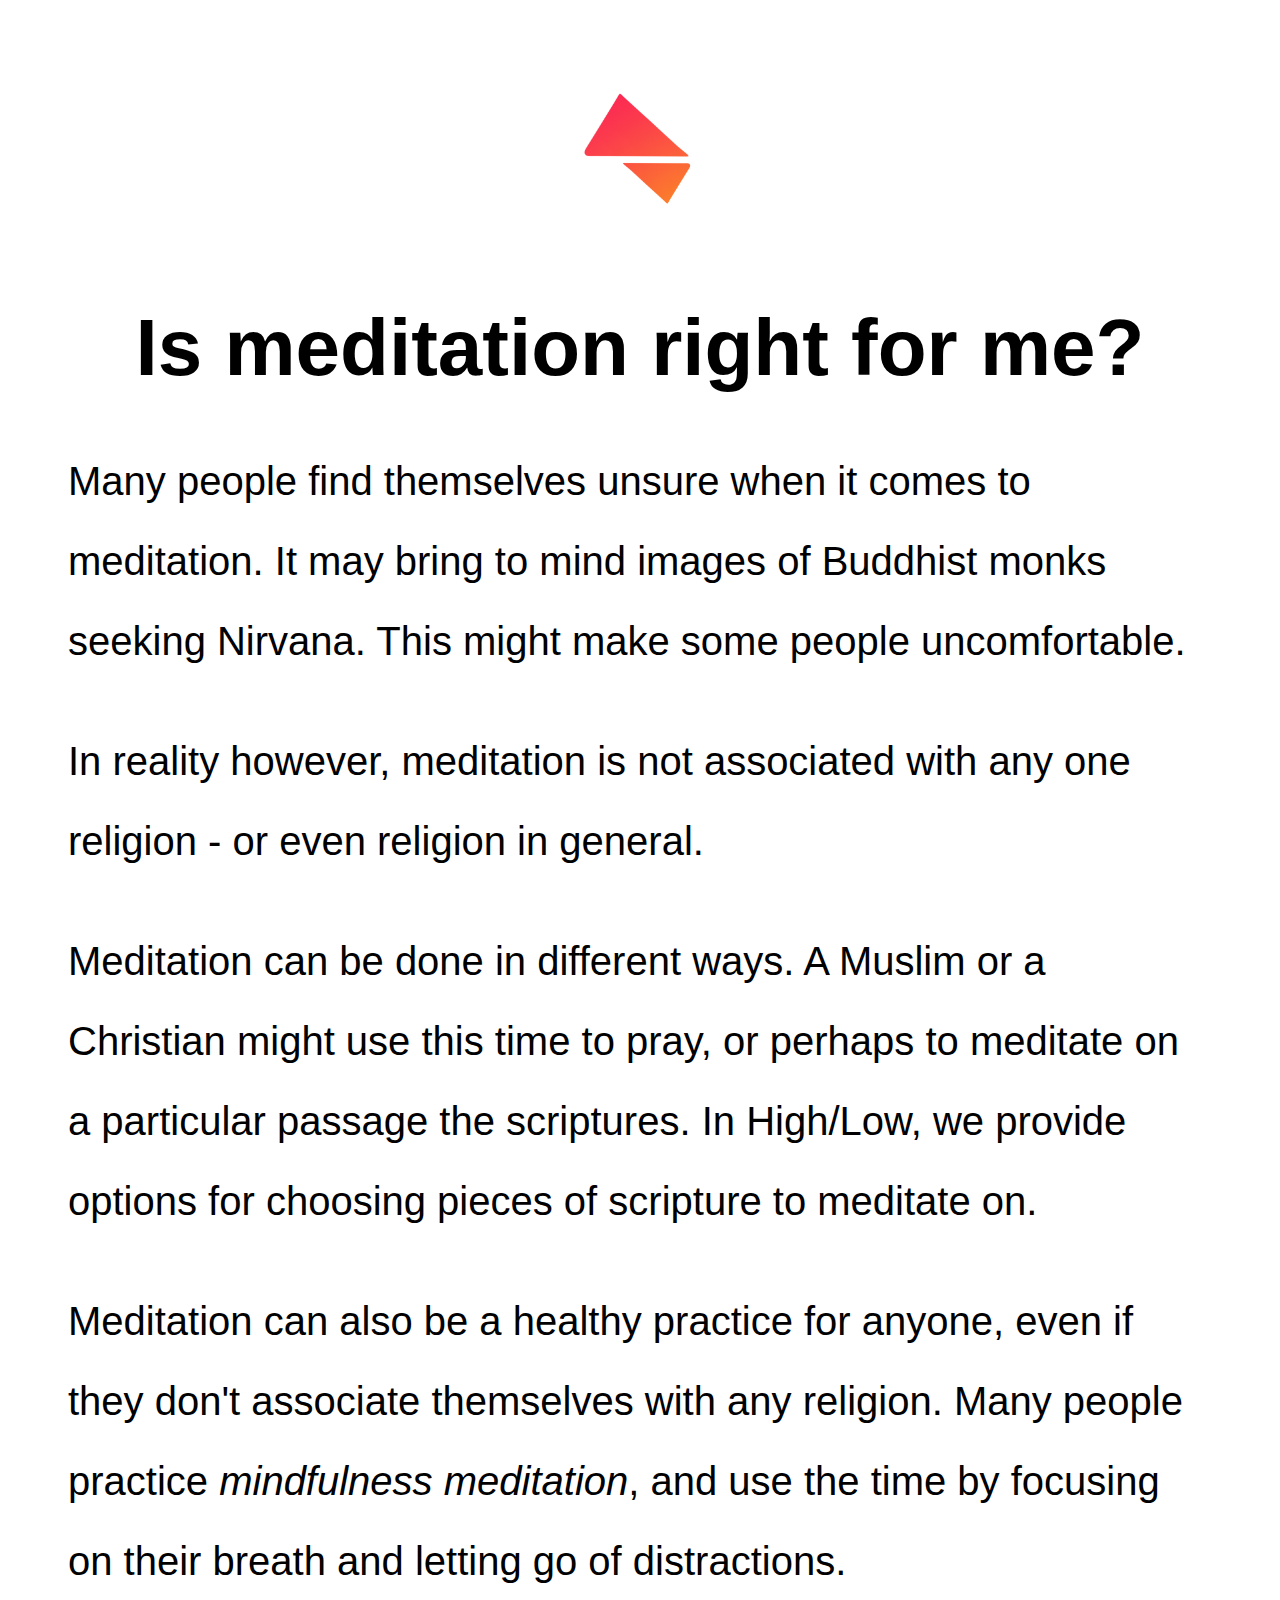
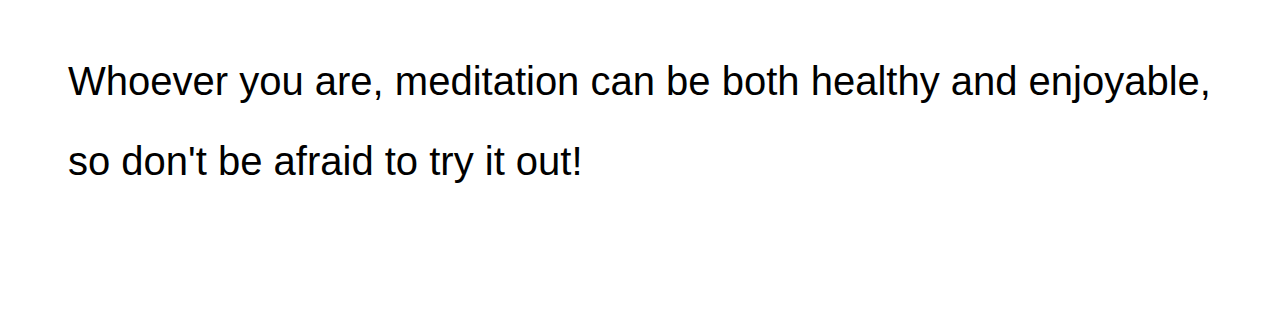
<file: help/meditation.html>
<!DOCTYPE html>
<html>
    <head>
        <meta charset='utf-8'>
        <title>Is meditation right for me?</title>
        <style>
            body {
                text-align: center;
                font-family: sans-serif;
                font-size: 40px;
                line-height: 80px;
                padding: 1.5em;
            }
            p {
                text-align: left;
            }

            img {
                width: 4em;
            }
            #container {
                width: 100%;
            }


            b, code, a {
                color: #FB2A57;
            }

            a {
                text-decoration: underline;
            }

        </style>
    </head>
    <body>
        <div id="container">
            <img src="../assets/Logo-light.png">
            <div id="article">
                <h1>Is meditation right for me?</h1>
                <p>
                    Many people find themselves unsure when it comes to meditation. It may bring to mind images of Buddhist monks seeking Nirvana. This might make some people uncomfortable.
                </p>
                <p>
                    In reality however, meditation is not associated with any one religion - or even religion in general.
                </p>
                <p>
                    Meditation can be done in different ways. A Muslim or a Christian might use this time to pray, or perhaps to meditate on a particular passage the scriptures. In High/Low, we provide options for choosing pieces of scripture to meditate on.
                </p>
                <p>
                    Meditation can also be a healthy practice for anyone, even if they don't associate themselves with any religion. Many people practice <i>mindfulness meditation</i>, and use the time by focusing on their breath and letting go of distractions. 
                </p>
                <p>
                    Whoever you are, meditation can be both healthy and enjoyable, so don't be afraid to try  it out!
                </p>
            </div>
        </div>
    </body>
</html>
</file>
